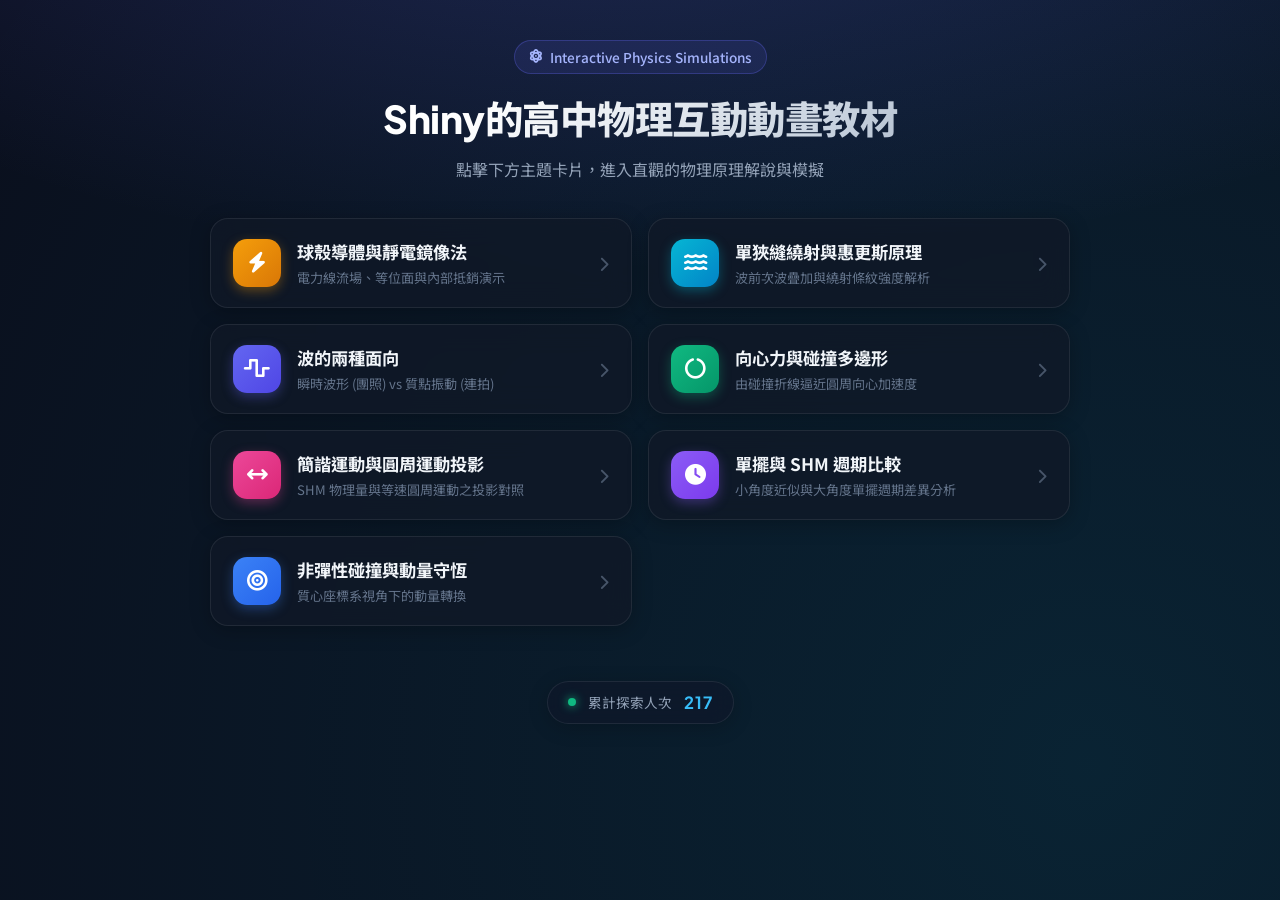
<file: index.html>
<!DOCTYPE html>
<html lang="zh-Hant">
<head>
    <meta charset="UTF-8">
    <meta name="viewport" content="width=device-width, initial-scale=1.0">
    <title>Shiny的高中物理互動動畫教材</title>
    <link rel="preconnect" href="https://fonts.googleapis.com">
    <link rel="preconnect" href="https://fonts.gstatic.com" crossorigin>
    <link href="https://fonts.googleapis.com/css2?family=Plus+Jakarta+Sans:wght@500;700;800&family=Noto+Sans+TC:wght@400;500;700&display=swap" rel="stylesheet">
    <link rel="stylesheet" href="https://cdnjs.cloudflare.com/ajax/libs/font-awesome/6.5.1/css/all.min.css">
    <style>
        :root {
            --bg-base: #0a0f1d;
            --bg-card: rgba(17, 24, 39, 0.75);
            --border-card: rgba(255, 255, 255, 0.08);
            --border-hover: rgba(99, 102, 241, 0.5);
            --text-main: #f8fafc;
            --text-muted: #94a3b8;
            --accent-cyan: #06b6d4;
            --accent-indigo: #6366f1;
            --accent-purple: #a855f7;
        }

        * {
            box-sizing: border-box;
            margin: 0;
            padding: 0;
        }

        body {
            font-family: 'Noto Sans TC', -apple-system, BlinkMacSystemFont, sans-serif;
            background-color: var(--bg-base);
            color: var(--text-main);
            min-height: 100vh;
            display: flex;
            flex-direction: column;
            align-items: center;
            padding: env(safe-area-inset-top) 20px 40px;
            background-image: 
                radial-gradient(ellipse 80% 50% at 50% -20%, rgba(99, 102, 241, 0.25), transparent),
                radial-gradient(circle at 85% 85%, rgba(6, 182, 212, 0.12), transparent);
            background-attachment: fixed;
        }

        header {
            margin-top: 40px;
            margin-bottom: 35px;
            text-align: center;
            width: 100%;
            max-width: 860px;
        }

        .badge-pill {
            display: inline-flex;
            align-items: center;
            gap: 7px;
            padding: 6px 14px;
            border-radius: 999px;
            background: rgba(99, 102, 241, 0.12);
            border: 1px solid rgba(99, 102, 241, 0.3);
            color: #a5b4fc;
            font-size: 0.85rem;
            font-weight: 500;
            margin-bottom: 15px;
        }

        h1 {
            font-family: 'Plus Jakarta Sans', 'Noto Sans TC', sans-serif;
            font-size: clamp(1.8rem, 4vw, 2.4rem);
            font-weight: 800;
            letter-spacing: -0.5px;
            background: linear-gradient(135deg, #ffffff 30%, #cbd5e1 70%, #94a3b8 100%);
            -webkit-background-clip: text;
            -webkit-text-fill-color: transparent;
            margin-bottom: 12px;
        }

        .subtitle {
            font-size: 1rem;
            color: var(--text-muted);
            max-width: 500px;
            margin: 0 auto;
            line-height: 1.6;
        }

        /* 響應式優雅網格佈局 */
        .link-container {
            display: grid;
            grid-template-columns: 1fr;
            gap: 16px;
            width: 100%;
            max-width: 860px;
        }

        @media (min-width: 600px) {
            .link-container {
                grid-template-columns: repeat(2, 1fr);
            }
        }

        .physics-card {
            position: relative;
            display: flex;
            align-items: center;
            gap: 16px;
            padding: 20px 22px;
            text-decoration: none;
            color: var(--text-main);
            background: var(--bg-card);
            border: 1px solid var(--border-card);
            border-radius: 18px;
            backdrop-filter: blur(14px);
            -webkit-backdrop-filter: blur(14px);
            transition: all 0.28s cubic-bezier(0.4, 0, 0.2, 1);
            overflow: hidden;
            box-shadow: 0 4px 20px rgba(0, 0, 0, 0.25);
        }

        .physics-card::before {
            content: '';
            position: absolute;
            top: 0;
            left: 0;
            right: 0;
            height: 2px;
            background: linear-gradient(90deg, transparent, var(--card-color, #6366f1), transparent);
            opacity: 0;
            transition: opacity 0.28s;
        }

        .physics-card:hover {
            transform: translateY(-3px);
            border-color: var(--border-hover);
            background: rgba(30, 41, 59, 0.85);
            box-shadow: 0 12px 30px rgba(0, 0, 0, 0.4), 0 0 20px rgba(99, 102, 241, 0.15);
        }

        .physics-card:hover::before {
            opacity: 1;
        }

        .physics-card:active {
            transform: scale(0.98);
        }

        .card-icon {
            flex-shrink: 0;
            width: 48px;
            height: 48px;
            border-radius: 14px;
            display: flex;
            align-items: center;
            justify-content: center;
            font-size: 1.3rem;
            color: #fff;
            background: var(--icon-bg, linear-gradient(135deg, #6366f1, #4f46e5));
            box-shadow: 0 4px 12px var(--icon-shadow, rgba(99, 102, 241, 0.3));
        }

        .card-content {
            flex: 1;
            min-width: 0;
        }

        .card-title {
            font-size: 1.08rem;
            font-weight: 700;
            line-height: 1.45;
            color: #f1f5f9;
            margin-bottom: 4px;
        }

        .card-desc {
            font-size: 0.82rem;
            color: #64748b;
            white-space: nowrap;
            overflow: hidden;
            text-overflow: ellipsis;
        }

        .card-arrow {
            color: #475569;
            font-size: 0.95rem;
            transition: transform 0.25s, color 0.25s;
        }

        .physics-card:hover .card-arrow {
            color: #a5b4fc;
            transform: translateX(4px);
        }

        footer {
            margin-top: 55px;
            padding-bottom: 25px;
            text-align: center;
            width: 100%;
        }

        /* 現代極簡訪客計數卡片 */
        .counter-card {
            display: inline-flex;
            align-items: center;
            gap: 12px;
            padding: 10px 20px;
            background: rgba(15, 23, 42, 0.7);
            border: 1px solid rgba(255, 255, 255, 0.08);
            border-radius: 999px;
            backdrop-filter: blur(10px);
            box-shadow: 0 4px 20px rgba(0, 0, 0, 0.2);
            font-size: 0.85rem;
            color: #94a3b8;
        }

        .counter-pulse {
            width: 8px;
            height: 8px;
            border-radius: 50%;
            background: #10b981;
            box-shadow: 0 0 10px #10b981;
            animation: pulse-dot 2s infinite;
        }

        @keyframes pulse-dot {
            0%, 100% { opacity: 1; transform: scale(1); }
            50% { opacity: 0.4; transform: scale(0.85); }
        }

        .counter-number {
            font-family: 'Plus Jakarta Sans', monospace;
            font-size: 1.05rem;
            font-weight: 700;
            color: #38bdf8;
            letter-spacing: 1px;
        }
    </style>
</head>
<body>

    <header>
        <div class="badge-pill">
            <i class="fa-solid fa-atom"></i>
            <span>Interactive Physics Simulations</span>
        </div>
        <h1>Shiny的高中物理互動動畫教材</h1>
        <p class="subtitle">點擊下方主題卡片，進入直觀的物理原理解說與模擬</p>
    </header>

    <main id="links" class="link-container"></main>

    <footer>
        <div class="counter-card">
            <span class="counter-pulse"></span>
            <span>累計探索人次</span>
            <span id="visitCount" class="counter-number">...</span>
        </div>
    </footer>

    <script>
        const animations = [
            {
                title: "球殼導體與靜電鏡像法",
                desc: "電力線流場、等位面與內部抵銷演示",
                url: "charge_sphere.html",
                icon: "fa-solid fa-bolt",
                color: "#f59e0b",
                bg: "linear-gradient(135deg, #f59e0b, #d97706)",
                shadow: "rgba(245, 158, 11, 0.35)"
            },
            {
                title: "單狹縫繞射與惠更斯原理",
                desc: "波前次波疊加與繞射條紋強度解析",
                url: "huygens-diffraction/",
                icon: "fa-solid fa-water",
                color: "#06b6d4",
                bg: "linear-gradient(135deg, #06b6d4, #0284c7)",
                shadow: "rgba(6, 182, 212, 0.35)"
            },
            {
                title: "波的兩種面向",
                desc: "瞬時波形 (團照) vs 質點振動 (連拍)",
                url: "wave_aspects.html",
                icon: "fa-solid fa-wave-square",
                color: "#6366f1",
                bg: "linear-gradient(135deg, #6366f1, #4f46e5)",
                shadow: "rgba(99, 102, 241, 0.35)"
            },
            {
                title: "向心力與碰撞多邊形",
                desc: "由碰撞折線逼近圓周向心加速度",
                url: "centripetal.html",
                icon: "fa-solid fa-circle-notch",
                color: "#10b981",
                bg: "linear-gradient(135deg, #10b981, #059669)",
                shadow: "rgba(16, 185, 129, 0.35)"
            },
            {
                title: "簡諧運動與圓周運動投影",
                desc: "SHM 物理量與等速圓周運動之投影對照",
                url: "shm.html",
                icon: "fa-solid fa-arrows-left-right",
                color: "#ec4899",
                bg: "linear-gradient(135deg, #ec4899, #db2777)",
                shadow: "rgba(236, 72, 153, 0.35)"
            },
            {
                title: "單擺與 SHM 週期比較",
                desc: "小角度近似與大角度單擺週期差異分析",
                url: "pendulum_vs_shm.html",
                icon: "fa-solid fa-clock",
                color: "#8b5cf6",
                bg: "linear-gradient(135deg, #8b5cf6, #7c3aed)",
                shadow: "rgba(139, 92, 246, 0.35)"
            },
            {
                title: "非彈性碰撞與動量守恆",
                desc: "質心座標系視角下的動量轉換",
                url: "collision.html",
                icon: "fa-solid fa-bullseye",
                color: "#3b82f6",
                bg: "linear-gradient(135deg, #3b82f6, #2563eb)",
                shadow: "rgba(59, 130, 246, 0.35)"
            }
        ];

        const container = document.getElementById('links');

        // 生成優美現代物理卡片
        animations.forEach(item => {
            const card = document.createElement('a');
            card.href = item.url;
            card.className = 'physics-card';
            card.style.setProperty('--card-color', item.color);
            card.style.setProperty('--icon-bg', item.bg);
            card.style.setProperty('--icon-shadow', item.shadow);

            card.innerHTML = `
                <div class="card-icon">
                    <i class="${item.icon}"></i>
                </div>
                <div class="card-content">
                    <div class="card-title">${item.title}</div>
                    <div class="card-desc">${item.desc}</div>
                </div>
                <div class="card-arrow">
                    <i class="fa-solid fa-chevron-right"></i>
                </div>
            `;
            container.appendChild(card);
        });

        // --- 純前端無廣告計數器（以當前累積人次 1459286 為基底） ---
        const BASE_COUNT = 216;
        const STORAGE_KEY = 'shiny_physics_visits_local';
        let localVisits = parseInt(localStorage.getItem(STORAGE_KEY) || '0', 10);
        
        // 每次訪問 +1
        localVisits += 1;
        localStorage.setItem(STORAGE_KEY, localVisits.toString());

        const totalCount = BASE_COUNT + localVisits;
        document.getElementById('visitCount').textContent = totalCount.toLocaleString();
    </script>
</body>
</html>
</file>
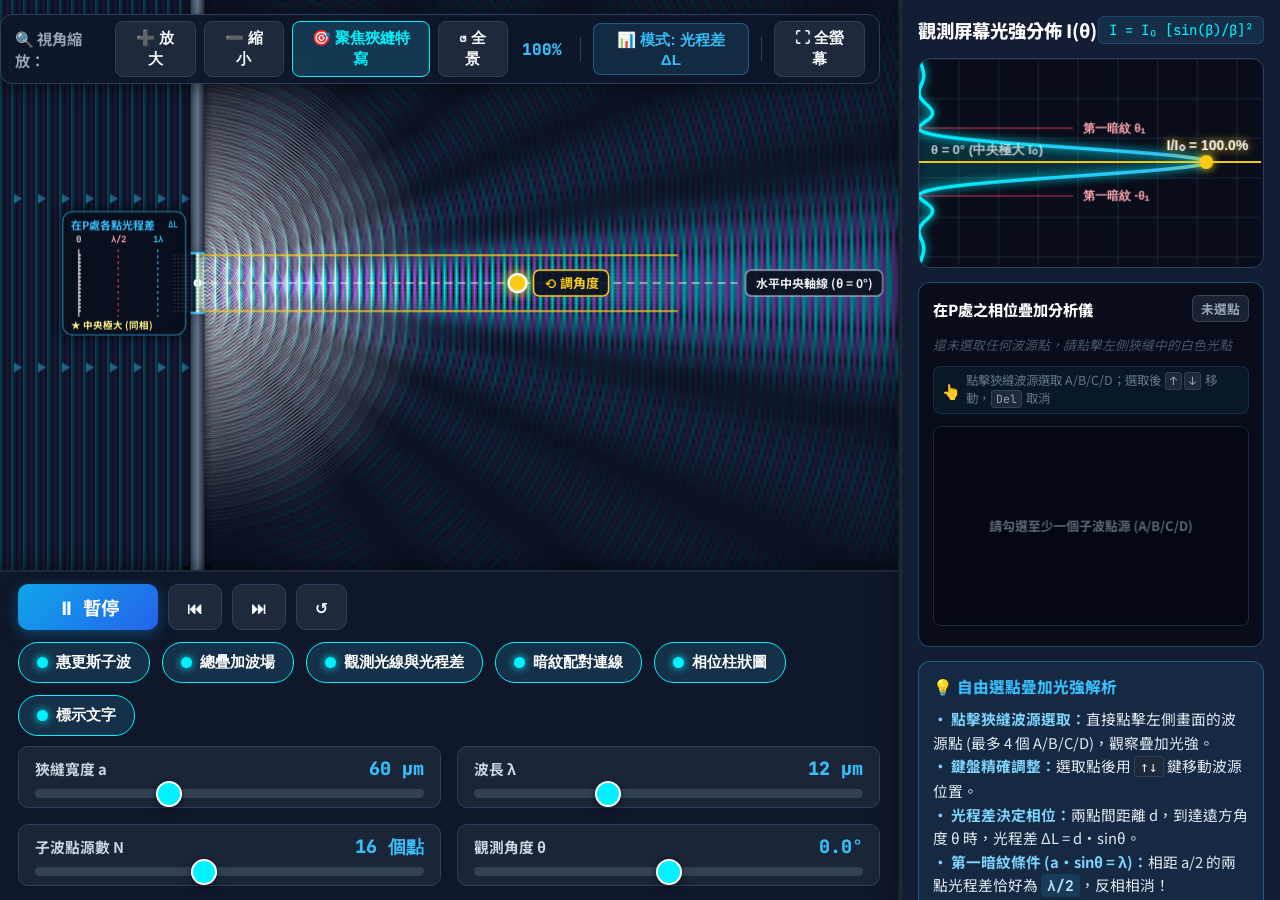
<file: huygens-diffraction/index.html>
<!DOCTYPE html>
<html lang="zh-TW">

<head>
  <meta charset="UTF-8">
  <meta name="viewport" content="width=device-width, initial-scale=1.0, user-scalable=no">
  <title>單狹縫繞射與惠更斯原理 - 數位黑板教學互動系統</title>
  <link rel="stylesheet" href="style.css">
  <link rel="preconnect" href="https://fonts.googleapis.com">
  <link rel="preconnect" href="https://fonts.gstatic.com" crossorigin>
  <link
    href="https://fonts.googleapis.com/css2?family=Noto+Sans+TC:wght@400;500;700;900&family=JetBrains+Mono:wght@500;700&display=swap"
    rel="stylesheet">
</head>

<body class="dark-board">
  <!-- 主操作舞台 (已移除頂部導覽列與指標，最大化畫布展示空間) -->
  <main class="main-stage">
    <!-- 左側主要舞台 (模擬視圖 + 底部控制面板) -->
    <div class="left-stage">
      <!-- 模擬視圖主畫布容器 -->
      <div class="simulation-container" id="sim-container">
        <!-- 主波動畫布 -->
        <canvas id="wave-canvas"></canvas>

        <!-- 角度與波前引導懸浮圖層 -->
        <div class="overlay-hud" id="overlay-hud"></div>

        <!-- 狹縫特寫與縮放觸控工具列 (專為數位黑板放大觀察設計) -->
        <div class="zoom-toolbar" id="zoom-toolbar">
          <span class="zoom-toolbar-label">🔍 視角縮放：</span>
          <button id="btn-zoom-in" class="zoom-btn" title="放大狹縫區域">➕ 放大</button>
          <button id="btn-zoom-out" class="zoom-btn" title="縮小視角">➖ 縮小</button>
          <button id="btn-focus-slit" class="zoom-btn highlight-zoom" title="特寫放大觀察狹縫開口處 (2.2x)">🎯 聚焦狹縫特寫</button>
          <button id="btn-zoom-reset" class="zoom-btn" title="恢復全景視角">↺ 全景</button>
          <span class="zoom-level-badge" id="zoom-level-text">100%</span>
          <span class="toolbar-sep-v"></span>
          <button id="btn-phasebar-mode" class="zoom-btn phase-mode-btn" title="切換狹縫左側柱狀圖模式：光程差 ΔL ↔ 即時波動位移 cos φ">📊
            模式: 光程差 ΔL</button>
          <span class="toolbar-sep-v"></span>
          <button id="btn-fullscreen" class="zoom-btn" title="切換全螢幕展示">⛶ 全螢幕</button>
        </div>

        <!-- 底部非遮擋式教學重點浮動橫幅 (避開主要波場與光線路徑) -->
        <div class="bottom-hud-banner" id="bottom-hud-banner" style="display: none;">
          <span class="banner-badge" id="banner-badge">★ 暗紋相消條件</span>
          <span class="banner-content" id="banner-text">上半部每一點與下半部距離 a/2 的對應點，光程差皆為 λ/2 (相差半波長，反相 180° 完全相消)！</span>
        </div>
      </div>

      <!-- 底部大觸控控制面板 (僅佔左側/中間區域，右下方空間保留給右側分析面板) -->
      <footer class="blackboard-controls">
        <!-- 播放控制大按鈕組與視覺圖層開關 (第一列緊湊排布) -->
        <div class="controls-top-row">
          <div class="control-group playback-group">
            <button id="btn-play-pause" class="touch-btn primary-btn" title="播放 / 暫停動畫 (快速鍵：空白鍵 Space)">
              <span class="btn-icon" id="play-icon">⏸</span>
              <span class="btn-text" id="play-text">暫停</span>
            </button>
            <button id="btn-step-prev" class="touch-btn sub-btn" title="上一波形相位微調 (快速鍵：← 方向鍵)">
              ⏮
            </button>
            <button id="btn-step-next" class="touch-btn sub-btn" title="下一波形相位微調 (快速鍵：→ 方向鍵)">
              ⏭
            </button>
            <button id="btn-reset" class="touch-btn sub-btn" title="波形重設 (快速鍵：R)">
              ↺
            </button>
          </div>

          <!-- 視覺顯示模式切換 -->
          <div class="control-group view-modes">

            <button class="toggle-pill active" id="toggle-wavelets" data-layer="wavelets">
              <span class="pill-dot"></span> 惠更斯子波
            </button>
            <button class="toggle-pill active" id="toggle-wavefield" data-layer="wavefield">
              <span class="pill-dot"></span> 總疊加波場
            </button>
            <button class="toggle-pill active" id="toggle-rays" data-layer="rays">
              <span class="pill-dot"></span> 觀測光線與光程差
            </button>
            <button class="toggle-pill active" id="toggle-pairing" data-layer="pairing">
              <span class="pill-dot"></span> 暗紋配對連線
            </button>
            <button class="toggle-pill active" id="toggle-phasebars" data-layer="phasebars"
              title="顯示/隱藏狹縫左側各點到達螢幕相位柱狀圖">
              <span class="pill-dot"></span> 相位柱狀圖
            </button>
            <button class="toggle-pill active" id="toggle-labels" data-layer="labels">
              <span class="pill-dot"></span> 標示文字
            </button>
          </div>
        </div>

        <!-- 核心參數調節滑桿 (大按鈕、大把手，適合手指觸控) -->
        <div class="control-group sliders-group">
          <!-- 狹縫寬度 a -->
          <div class="slider-item">
            <div class="slider-header">
              <label for="slider-a">狹縫寬度 a</label>
              <span class="slider-val" id="val-a">60 μm</span>
            </div>
            <input type="range" id="slider-a" min="20" max="140" step="2" value="60" class="touch-slider">
          </div>

          <!-- 光波波長 λ -->
          <div class="slider-item">
            <div class="slider-header">
              <label for="slider-lambda">波長 λ</label>
              <span class="slider-val" id="val-lambda">12 μm</span>
            </div>
            <input type="range" id="slider-lambda" min="6" max="24" step="1" value="12" class="touch-slider">
          </div>

          <!-- 惠更斯子波點源數 N -->
          <div class="slider-item">
            <div class="slider-header">
              <label for="slider-n">子波點源數 N</label>
              <span class="slider-val" id="val-n">16 個點</span>
            </div>
            <input type="range" id="slider-n" min="4" max="32" step="2" value="16" class="touch-slider">
          </div>

          <!-- 觀測角度 θ -->
          <div class="slider-item">
            <div class="slider-header">
              <label for="slider-theta">觀測角度 θ</label>
              <span class="slider-val" id="val-theta">0.0°</span>
            </div>
            <input type="range" id="slider-theta" min="-35" max="35" step="0.1" value="0" class="touch-slider">
          </div>
        </div>

        <!-- 一鍵教學預設情境 (課堂直接點擊切換講課重點) -->
        <div class="control-group presets-group" style="display: none;">
          <button class="preset-btn" id="preset-center" data-preset="center">
            1. 中央極大 (θ=0°)
          </button>
          <button class="preset-btn" id="preset-min1" data-preset="min1">
            2. 第一暗紋 (a sinθ = λ)
          </button>
          <button class="preset-btn" id="preset-min2" data-preset="min2">
            3. 第二暗紋 (a sinθ = 2λ)
          </button>
          <button class="preset-btn" id="preset-max1" data-preset="max1">
            4. 第一副極大
          </button>
          <button class="preset-btn" id="preset-narrow" data-preset="narrow">
            5. 狹縫變窄
          </button>
          <button class="preset-btn" id="preset-wide" data-preset="wide">
            6. 狹縫變寬
          </button>
        </div>
      </footer>
    </div>

    <!-- 右側屏幕光強與干涉條紋圖 (向下延伸至視窗底部，大幅釋放右下方空間) -->
    <aside class="screen-panel">
      <div class="panel-header">
        <span class="panel-title">觀測屏幕光強分佈 I(θ)</span>
        <span class="formula-tag">I = I₀ [sin(β)/β]²</span>
      </div>

      <!-- 屏幕光強強度曲線圖 -->
      <div class="intensity-chart-wrap">
        <canvas id="intensity-canvas"></canvas>
      </div>

      <!-- 自由選點子波疊加強度分析儀 (點選波源選取，不再用滑桿) -->
      <div class="cancellation-scope-wrap" id="scope-wrap">
        <div class="scope-header">
          <span class="scope-title">在P處之相位疊加分析儀</span>
          <span class="scope-badge" id="scope-badge">選點觀察</span>
        </div>

        <!-- 已選點狀態列 -->
        <div class="free-points-status" id="free-points-status">
          <!-- 由 JS 動態生成選點狀態徽章 -->
        </div>

        <!-- 操作說明提示 -->
        <div class="point-select-hint">
          <span class="hint-icon">👆</span>
          <span class="hint-text">點擊狹縫波源選取 A/B/C/D；選取後 <kbd>↑</kbd><kbd>↓</kbd> 移動，<kbd>Del</kbd> 取消</span>
        </div>

        <canvas id="scope-canvas" height="200"></canvas>
        <div class="scope-legend" id="scope-legend">
          <!-- 圖例將由 JS 動態更新 -->
        </div>
      </div>

      <!-- 幾何配對分析教學卡片 -->
      <div class="explanation-card" id="explanation-card">
        <div class="card-title">&#128161; 自由選點疊加光強解析</div>
        <p class="card-desc" id="pairing-text">
          <strong>&#8226; 點擊狹縫波源選取：</strong>直接點擊左側畫面的波源點 (最多 4 個 A/B/C/D)，觀察疊加光強。<br>
          <strong>&#8226; 鍵盤精確調整：</strong>選取點後用 <kbd
            style="background:#1e293b;border:1px solid #334155;padding:1px 5px;border-radius:3px;">↑↓</kbd> 鍵移動波源位置。<br>
          <strong>&#8226; 光程差決定相位：</strong>兩點間距離 d，到達遠方角度 θ 時，光程差 ΔL = d·sinθ。<br>
          <strong>&#8226; 第一暗紋條件 (a·sinθ = λ)：</strong>相距 a/2 的兩點光程差恰好為 <code>λ/2</code>，反相相消！
        </p>
      </div>
    </aside>
  </main>

  <script src="app.js"></script>
</body>

</html>
</file>
<file: huygens-diffraction/style.css>
/* 數位黑板專屬高對比深色主題與排版系統 */
:root {
  --bg-chalkboard: #0b1120;
  --bg-panel: #131d33;
  --bg-card: rgba(30, 41, 59, 0.85);
  --border-card: #2d3e61;
  --border-focus: #38bdf8;
  
  --text-main: #f8fafc;
  --text-muted: #94a3b8;
  --text-highlight: #38bdf8;

  --accent-cyan: #00f2fe;
  --accent-blue: #4facfe;
  --accent-yellow: #facc15;
  --accent-orange: #fb923c;
  --accent-green: #4ade80;
  --accent-pink: #f43f5e;
  --accent-violet: #a855f7;

  --slit-wall: #64748b;
  --ray-color: rgba(250, 204, 21, 0.85);
  --font-sans: 'Noto Sans TC', system-ui, -apple-system, sans-serif;
  --font-mono: 'JetBrains Mono', monospace;
}

* {
  box-sizing: border-box;
  margin: 0;
  padding: 0;
  user-select: none;
  -webkit-user-select: none;
  touch-action: manipulation;
}

html, body {
  width: 100vw;
  height: 100vh;
  overflow: hidden;
  background-color: var(--bg-chalkboard);
  color: var(--text-main);
  font-family: var(--font-sans);
  display: flex;
  flex-direction: column;
}


.touch-btn {
  display: inline-flex;
  align-items: center;
  justify-content: center;
  gap: 8px;
  border: none;
  border-radius: 10px;
  cursor: pointer;
  font-family: var(--font-sans);
  font-weight: 700;
  font-size: 1.02rem;
  padding: 10px 18px;
  min-height: 46px;
  transition: all 0.15s ease-out;
}

/* 主操作舞台 (左側舞台 + 右側屏幕) */
.main-stage {
  flex: 1;
  display: flex;
  position: relative;
  overflow: hidden;
  background-color: var(--bg-chalkboard);
}

/* 左側主要舞台 (模擬視圖 + 底部控制面板) */
.left-stage {
  flex: 1;
  display: flex;
  flex-direction: column;
  overflow: hidden;
  min-width: 0;
  border-right: 2px solid #1e293b;
}

.simulation-container {
  flex: 1;
  position: relative;
  background: radial-gradient(circle at 35% 50%, #0d1527 0%, #070c17 100%);
  overflow: hidden;
  cursor: grab;
  min-height: 0;
}
.simulation-container:active {
  cursor: grabbing;
}

#wave-canvas {
  position: absolute;
  top: 0;
  left: 0;
  width: 100%;
  height: 100%;
  display: block;
  /* 主畫布獨立 GPU 層，與右側面板分開合成，避免相互影響閃爍 */
  will-change: transform;
  transform: translateZ(0);
}

#intensity-canvas,
#scope-canvas {
  display: block;
  /* 右側分析 canvas 也獨立 GPU 層 */
  will-change: contents;
  transform: translateZ(0);
}

/* 浮動 HUD 標籤 (加大字體) */
.overlay-hud {
  position: absolute;
  top: 14px;
  left: 18px;
  z-index: 8;
  pointer-events: none;
  display: flex;
  gap: 16px;
}

.wave-incoming-badge, .slit-badge {
  background: rgba(15, 23, 42, 0.85);
  border: 1.5px solid rgba(56, 189, 248, 0.35);
  padding: 8px 16px;
  border-radius: 10px;
  font-size: 1rem;
  font-weight: 700;
  color: var(--accent-cyan);
  backdrop-filter: blur(8px);
}

/* 狹縫視角縮放工具列 */
.zoom-toolbar {
  position: absolute;
  top: 14px;
  right: 18px;
  z-index: 12;
  display: flex;
  align-items: center;
  gap: 8px;
  background: rgba(15, 23, 42, 0.92);
  border: 1.5px solid #2d3e61;
  border-radius: 12px;
  padding: 6px 14px;
  backdrop-filter: blur(10px);
  box-shadow: 0 4px 16px rgba(0, 0, 0, 0.45);
}

.zoom-toolbar-label {
  font-size: 0.95rem;
  font-weight: 700;
  color: var(--text-muted);
}

.zoom-btn {
  background: #1e293b;
  color: var(--text-main);
  border: 1px solid var(--border-card);
  border-radius: 8px;
  padding: 6px 14px;
  font-size: 0.95rem;
  font-weight: 700;
  cursor: pointer;
  transition: all 0.15s ease;
  min-height: 40px;
}
.zoom-btn:hover {
  background: #334155;
  border-color: var(--accent-cyan);
}
.highlight-zoom {
  background: rgba(56, 189, 248, 0.2);
  color: var(--accent-cyan);
  border-color: var(--accent-cyan);
}
.highlight-zoom:hover {
  background: var(--accent-cyan);
  color: #0b1120;
}
.zoom-level-badge {
  font-family: var(--font-mono);
  font-size: 1rem;
  font-weight: 800;
  color: #38bdf8;
  min-width: 52px;
  text-align: center;
}
.toolbar-sep-v {
  width: 1.5px;
  height: 24px;
  background: #334155;
  margin: 0 4px;
}
.phase-mode-btn {
  background: rgba(56, 189, 248, 0.12);
  color: #38bdf8;
  border-color: rgba(56, 189, 248, 0.35);
}
.phase-mode-btn:hover {
  background: rgba(56, 189, 248, 0.25);
  border-color: #38bdf8;
}

/* 底部非遮擋式教學浮動橫幅 */
.bottom-hud-banner {
  position: absolute;
  bottom: 16px;
  left: 20px;
  right: 20px;
  max-width: 820px;
  z-index: 12;
  background: rgba(15, 23, 42, 0.94);
  border: 1.5px solid rgba(244, 63, 94, 0.65);
  border-radius: 12px;
  padding: 10px 18px;
  display: flex;
  align-items: center;
  gap: 14px;
  backdrop-filter: blur(10px);
  box-shadow: 0 6px 20px rgba(0, 0, 0, 0.5);
  pointer-events: none;
}

.banner-badge {
  background: rgba(244, 63, 94, 0.25);
  border: 1px solid rgba(244, 63, 94, 0.6);
  color: #fda4af;
  font-size: 0.95rem;
  font-weight: 800;
  padding: 4px 10px;
  border-radius: 6px;
  white-space: nowrap;
}

.banner-content {
  font-size: 1.02rem;
  font-weight: 600;
  color: #f1f5f9;
  line-height: 1.45;
}



/* 右側屏幕光強面板 (延伸至視窗底部，大幅釋放右下方空間) */
.screen-panel {
  width: 440px;
  background: var(--bg-panel);
  border-left: 2px solid #1e293b;
  display: flex;
  flex-direction: column;
  padding: 16px;
  gap: 14px;
  z-index: 15;
  box-shadow: -6px 0 20px rgba(0, 0, 0, 0.35);
  overflow-y: auto;
  flex-shrink: 0;
  /* 防止螢幕轉播閃爍：強制獨立 GPU 合成層 */
  will-change: transform;
  transform: translateZ(0);
  backface-visibility: hidden;
  isolation: isolate;
}

.screen-panel::-webkit-scrollbar {
  width: 6px;
}
.screen-panel::-webkit-scrollbar-thumb {
  background: #334155;
  border-radius: 3px;
}

.panel-header {
  display: flex;
  justify-content: space-between;
  align-items: center;
}

.panel-title {
  font-size: 1.15rem;
  font-weight: 800;
  color: #ffffff;
}

.formula-tag {
  font-family: var(--font-mono);
  font-size: 0.88rem;
  color: var(--accent-cyan);
  background: rgba(56, 189, 248, 0.1);
  padding: 4px 10px;
  border-radius: 6px;
  border: 1px solid rgba(56, 189, 248, 0.2);
}

/* 光強曲線繪製區 (放大) */
.intensity-chart-wrap {
  min-height: 210px;
  max-height: 260px;
  background: #080d19;
  border: 1px solid var(--border-card);
  border-radius: 12px;
  position: relative;
  overflow: hidden;
}

#intensity-canvas {
  width: 100%;
  height: 100%;
  display: block;
}

/* 子波疊加示波器 (自由選點，加高至 200px) */
.cancellation-scope-wrap {
  background: #080d19;
  border: 1.5px solid rgba(56, 189, 248, 0.35);
  border-radius: 12px;
  padding: 12px 14px;
  display: flex;
  flex-direction: column;
  gap: 8px;
}

.scope-header {
  display: flex;
  justify-content: space-between;
  align-items: center;
}

.scope-title {
  font-size: 0.95rem;
  font-weight: 800;
  color: #ffffff;
}

.scope-badge {
  font-size: 0.8rem;
  font-weight: 700;
  padding: 3px 8px;
  border-radius: 6px;
  background: rgba(244, 63, 94, 0.25);
  color: #fda4af;
  border: 1px solid rgba(244, 63, 94, 0.5);
}

.scope-badge.constructive {
  background: rgba(250, 204, 21, 0.25);
  color: #fef08a;
  border-color: rgba(250, 204, 21, 0.5);
}

/* 已選點狀態列 (取代滑桿面板) */
.free-points-status {
  display: flex;
  flex-wrap: wrap;
  gap: 6px;
  min-height: 28px;
  align-items: center;
}

/* 每個已選點的徽章 */
.fp-status-badge {
  display: inline-flex;
  align-items: center;
  gap: 5px;
  padding: 4px 10px 4px 6px;
  border-radius: 20px;
  font-size: 0.82rem;
  font-weight: 700;
  cursor: pointer;
  border: 1.5px solid var(--fp-color, rgba(56,189,248,0.5));
  background: rgba(30, 41, 59, 0.85);
  color: var(--fp-color, #38bdf8);
  transition: all 0.15s ease;
  user-select: none;
}

.fp-status-badge:hover {
  background: rgba(30, 41, 59, 1);
  filter: brightness(1.2);
}

.fp-status-badge.fp-selected-active {
  box-shadow: 0 0 10px var(--fp-color, rgba(56,189,248,0.5));
  background: rgba(30, 41, 59, 1);
}

.fp-status-dot {
  width: 9px;
  height: 9px;
  border-radius: 50%;
  background: var(--fp-color, #38bdf8);
  box-shadow: 0 0 6px var(--fp-color, #38bdf8);
  flex-shrink: 0;
}

.fp-status-del {
  display: inline-flex;
  align-items: center;
  justify-content: center;
  width: 14px;
  height: 14px;
  border-radius: 50%;
  background: rgba(255,255,255,0.12);
  font-size: 0.65rem;
  margin-left: 2px;
  color: rgba(255,255,255,0.6);
  transition: background 0.1s;
}
.fp-status-badge:hover .fp-status-del {
  background: rgba(244, 63, 94, 0.5);
  color: #fff;
}

/* 空狀態提示 */
.fp-status-empty {
  font-size: 0.8rem;
  color: #475569;
  font-style: italic;
}

/* 操作說明提示 */
.point-select-hint {
  display: flex;
  align-items: center;
  gap: 6px;
  padding: 5px 8px;
  background: rgba(56, 189, 248, 0.06);
  border: 1px solid rgba(56, 189, 248, 0.15);
  border-radius: 8px;
}

.hint-icon {
  font-size: 0.9rem;
  flex-shrink: 0;
}

.hint-text {
  font-size: 0.78rem;
  color: #64748b;
  line-height: 1.4;
}

.hint-text kbd {
  display: inline-block;
  background: #1e293b;
  border: 1px solid #334155;
  border-radius: 3px;
  padding: 0px 4px;
  font-family: var(--font-mono);
  font-size: 0.72rem;
  color: #94a3b8;
  margin: 0 1px;
}

#scope-canvas {
  width: 100%;
  height: 200px;
  border-radius: 8px;
  background: #040812;
  border: 1px solid #1e293b;
  display: block;
  margin-top: 4px;
}

.scope-legend {
  display: flex;
  justify-content: space-between;
  align-items: center;
  flex-wrap: wrap;
  gap: 6px;
  font-size: 0.8rem;
  color: #cbd5e1;
}

.legend-item {
  display: flex;
  align-items: center;
  gap: 5px;
}

.dot-indicator {
  width: 9px;
  height: 9px;
  border-radius: 50%;
  display: inline-block;
}

.dot-cyan { background: #00f2fe; box-shadow: 0 0 6px #00f2fe; }
.dot-orange { background: #fb923c; box-shadow: 0 0 6px #fb923c; }
.dot-green { background: #4ade80; box-shadow: 0 0 6px #4ade80; }
.dot-pink { background: #f43f5e; box-shadow: 0 0 6px #f43f5e; }
.dot-yellow { background: #facc15; box-shadow: 0 0 6px #facc15; }

/* 教學重點卡片 (加大字體) */
.explanation-card {
  background: rgba(56, 189, 248, 0.08);
  border: 1.5px solid rgba(56, 189, 248, 0.35);
  border-radius: 12px;
  padding: 12px 14px;
  line-height: 1.6;
}

.card-title {
  font-size: 0.98rem;
  font-weight: 800;
  color: #38bdf8;
  margin-bottom: 8px;
}

.card-desc {
  font-size: 0.92rem;
  color: #e2e8f0;
}

.card-desc strong {
  color: #7dd3fc;
}

.card-desc code {
  font-family: var(--font-mono);
  background: rgba(56, 189, 248, 0.12);
  padding: 2px 6px;
  border-radius: 4px;
  font-weight: 700;
  color: #bae6fd;
}

/* ⇒ 箭頭符號 (保證在所有字型下顯示清晰) */
.card-arrow {
  font-family: 'JetBrains Mono', 'Noto Sans TC', Arial, sans-serif;
  font-size: 1.05rem;
  font-weight: 900;
  color: #38bdf8;
  margin: 0 2px;
}

/* 底部大觸控控制面板 (僅延伸至中央，右方留白給屏幕分析面板) */
.blackboard-controls {
  background: #0f172a;
  border-top: 2px solid #1e293b;
  padding: 12px 18px 14px 18px;
  display: flex;
  flex-direction: column;
  gap: 10px;
  z-index: 15;
  box-shadow: 0 -4px 16px rgba(0, 0, 0, 0.4);
  flex-shrink: 0;
}

.controls-top-row {
  display: flex;
  align-items: center;
  justify-content: space-between;
  flex-wrap: wrap;
  gap: 12px;
}

.control-group {
  display: flex;
  align-items: center;
  flex-wrap: wrap;
  gap: 12px;
}

.group-title {
  font-size: 0.88rem;
  font-weight: 700;
  color: var(--text-muted);
}

/* 播放控制 */
.playback-group {
  gap: 10px;
}

.primary-btn {
  background: linear-gradient(135deg, #0ea5e9 0%, #2563eb 100%);
  color: #fff;
  min-width: 140px;
  font-size: 1.15rem;
  box-shadow: 0 4px 14px rgba(14, 165, 233, 0.35);
}
.primary-btn:hover {
  background: linear-gradient(135deg, #38bdf8 0%, #3b82f6 100%);
  transform: translateY(-1px);
}
.primary-btn.paused {
  background: linear-gradient(135deg, #0ea5e9 0%, #0284c7 100%);
  box-shadow: 0 4px 14px rgba(14, 165, 233, 0.35);
}

.sub-btn {
  background: #1e293b;
  color: var(--text-main);
  border: 1px solid var(--border-card);
  padding: 10px 18px;
  font-size: 0.98rem;
  font-weight: 700;
}
.sub-btn:hover {
  background: #334155;
  border-color: #64748b;
}

/* 顯示層膠囊按鈕 (Toggle Pill) */
.toggle-pill {
  display: inline-flex;
  align-items: center;
  gap: 8px;
  background: #1e293b;
  color: var(--text-muted);
  border: 1.5px solid var(--border-card);
  border-radius: 20px;
  padding: 9px 18px;
  font-size: 0.96rem;
  font-weight: 700;
  cursor: pointer;
  transition: all 0.15s ease;
}

.pill-dot {
  width: 11px;
  height: 11px;
  border-radius: 50%;
  background: #64748b;
  transition: background 0.15s;
}

.toggle-pill.active {
  background: rgba(56, 189, 248, 0.15);
  color: #ffffff;
  border-color: var(--accent-cyan);
}
.toggle-pill.active .pill-dot {
  background: var(--accent-cyan);
  box-shadow: 0 0 8px var(--accent-cyan);
}

/* 滑桿控制組 (Touch Sliders) */
.sliders-group {
  display: grid;
  grid-template-columns: repeat(4, 1fr);
  gap: 16px;
  width: 100%;
}

.slider-item {
  background: var(--bg-card);
  border: 1.5px solid var(--border-card);
  border-radius: 10px;
  padding: 9px 16px;
  display: flex;
  flex-direction: column;
  gap: 8px;
}

.slider-header {
  display: flex;
  justify-content: space-between;
  align-items: center;
}

.slider-header label {
  font-size: 0.92rem;
  font-weight: 700;
  color: #cbd5e1;
}

.slider-val {
  font-family: var(--font-mono);
  font-size: 1.15rem;
  font-weight: 800;
  color: #38bdf8;
}

.touch-slider {
  -webkit-appearance: none;
  width: 100%;
  height: 9px;
  border-radius: 5px;
  background: #334155;
  outline: none;
  cursor: pointer;
}

.touch-slider::-webkit-slider-thumb {
  -webkit-appearance: none;
  appearance: none;
  width: 26px;
  height: 26px;
  border-radius: 50%;
  background: var(--accent-cyan);
  cursor: pointer;
  border: 2.5px solid #ffffff;
  box-shadow: 0 2px 8px rgba(0, 0, 0, 0.5);
  transition: transform 0.1s;
}

.touch-slider::-webkit-slider-thumb:hover, 
.touch-slider::-webkit-slider-thumb:active {
  transform: scale(1.25);
  background: #38bdf8;
}

/* 一鍵教學預設情境按鈕 */
.presets-group {
  padding-top: 4px;
}

.preset-btn {
  background: #1a253c;
  color: #cbd5e1;
  border: 1.5px solid #334155;
  border-radius: 9px;
  padding: 9px 16px;
  font-size: 0.95rem;
  font-weight: 700;
  cursor: pointer;
  transition: all 0.15s ease;
}

.preset-btn:hover {
  background: #253350;
  border-color: var(--accent-cyan);
  color: #ffffff;
}

.preset-btn.active {
  background: rgba(56, 189, 248, 0.15);
  border-color: #38bdf8;
  color: #38bdf8;
  font-weight: 700;
}

/* 響應式優化 (針對不同解析度黑板) */
@media (max-width: 1280px) {
  .screen-panel {
    width: 380px;
  }
  .sliders-group {
    grid-template-columns: repeat(2, 1fr);
  }
}

@media (max-width: 900px) {
  .main-stage {
    flex-direction: column;
    overflow-y: auto;
  }
  /* 主畫面在上，確保有足夠空間 */
  .left-stage {
    border-right: none;
    border-bottom: 2px solid #1e293b;
    flex-shrink: 0;
    min-height: 0;
  }
  .simulation-container {
    height: clamp(260px, 42vh, 480px);
    min-height: 220px;
  }
  /* 底部控制區縮小 */
  .bottom-controls {
    flex-shrink: 0;
  }
  .screen-panel {
    width: 100%;
    height: auto;
    max-height: none;
    border-left: none;
    border-top: 2px solid #1e293b;
    flex-shrink: 0;
  }
}

/* 手機 / 超小視窗 */
@media (max-width: 600px) {
  .top-bar {
    padding: 4px 8px;
    gap: 6px;
  }
  .app-title {
    font-size: 0.82rem;
  }
  .simulation-container {
    height: clamp(200px, 38vh, 360px);
    min-height: 180px;
  }
  .screen-panel {
    padding: 10px;
    gap: 10px;
  }
  /* 相量羅盤水平縮小 */
  #scope-canvas {
    height: 160px;
  }
  .sliders-group {
    grid-template-columns: 1fr;
  }
}
</file>
